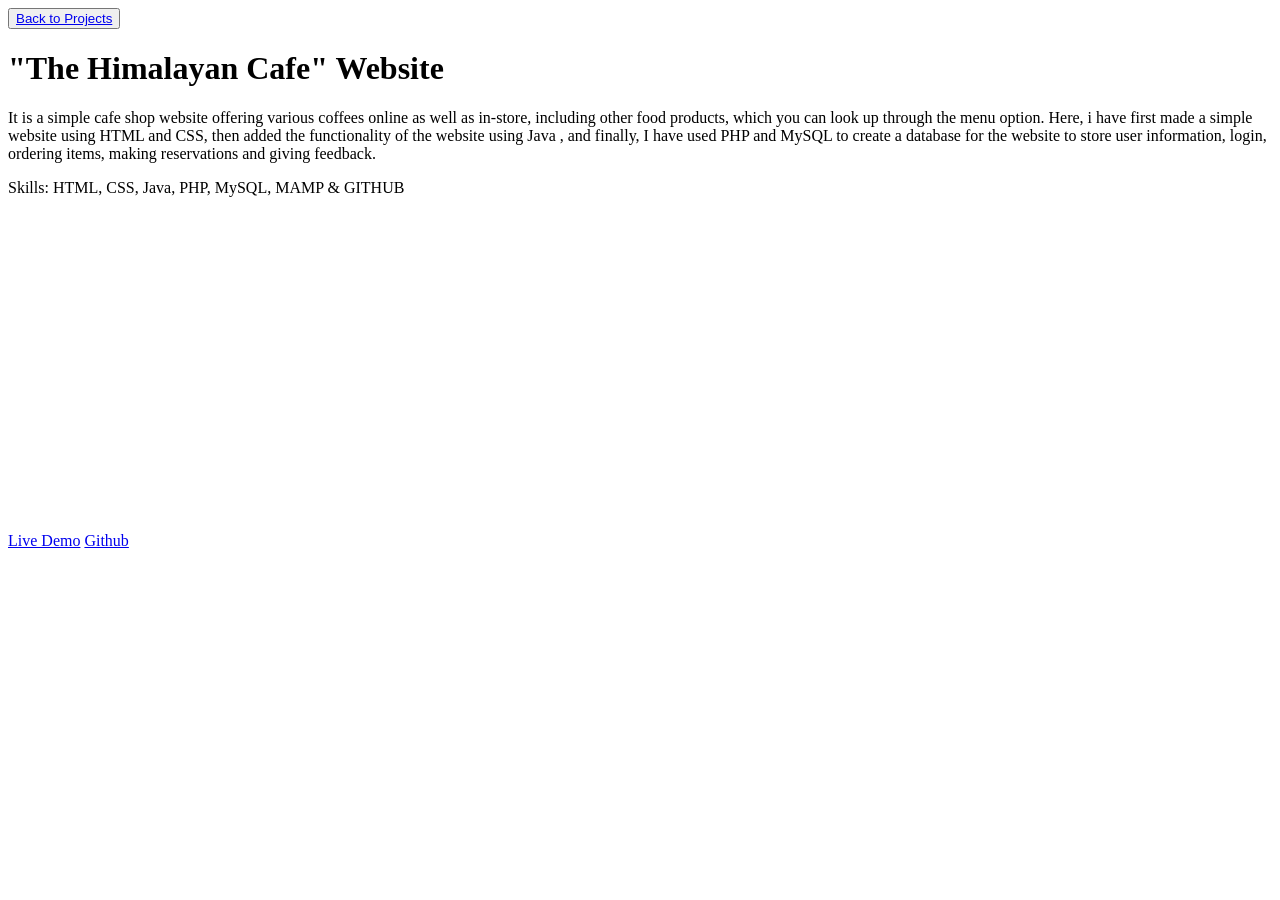
<file: cafe-website.html>
<!DOCTYPE html>
<html lang="en">
<head>
    <meta charset="UTF-8">
    <meta name="viewport" content="width=device-width, initial-scale=1.0">
    <title>"The Himalayan Cafe Website</title>
</head>
<body>
    <div>
        <button><a href="index.html">Back to Projects</a></button>
        <h1>"The Himalayan Cafe" Website</h1>
        <p>It is a simple cafe shop website offering various coffees online as well as in-store, including other food products, which you can look up through the menu option.
            Here, i have first made a simple website using HTML and CSS, then added the functionality of the website using Java , and finally, I have used PHP and MySQL to create a database for the website to store user information, login, ordering items, making reservations and giving feedback.
        </p>
        <p>Skills: HTML, CSS, Java, PHP, MySQL, MAMP & GITHUB</p>

        <iframe width="560" height="315" src="https://www.youtube.com/embed/HucSXzXlCWk?si=VCAV9fxKA5wd3moE" title="YouTube video player" frameborder="0" allow="accelerometer; autoplay; clipboard-write; encrypted-media; gyroscope; picture-in-picture; web-share" referrerpolicy="strict-origin-when-cross-origin" allowfullscreen></iframe>
        <div class="project-links">
            <a class="btn" href="#" target="_blank">Live Demo</a>
            <a class="btn btn-outline" href="https://github.com/Subashchhetri946/webprogrammingproject" target="_blank">Github</a>
    </div>
</body>
</html>
</file>
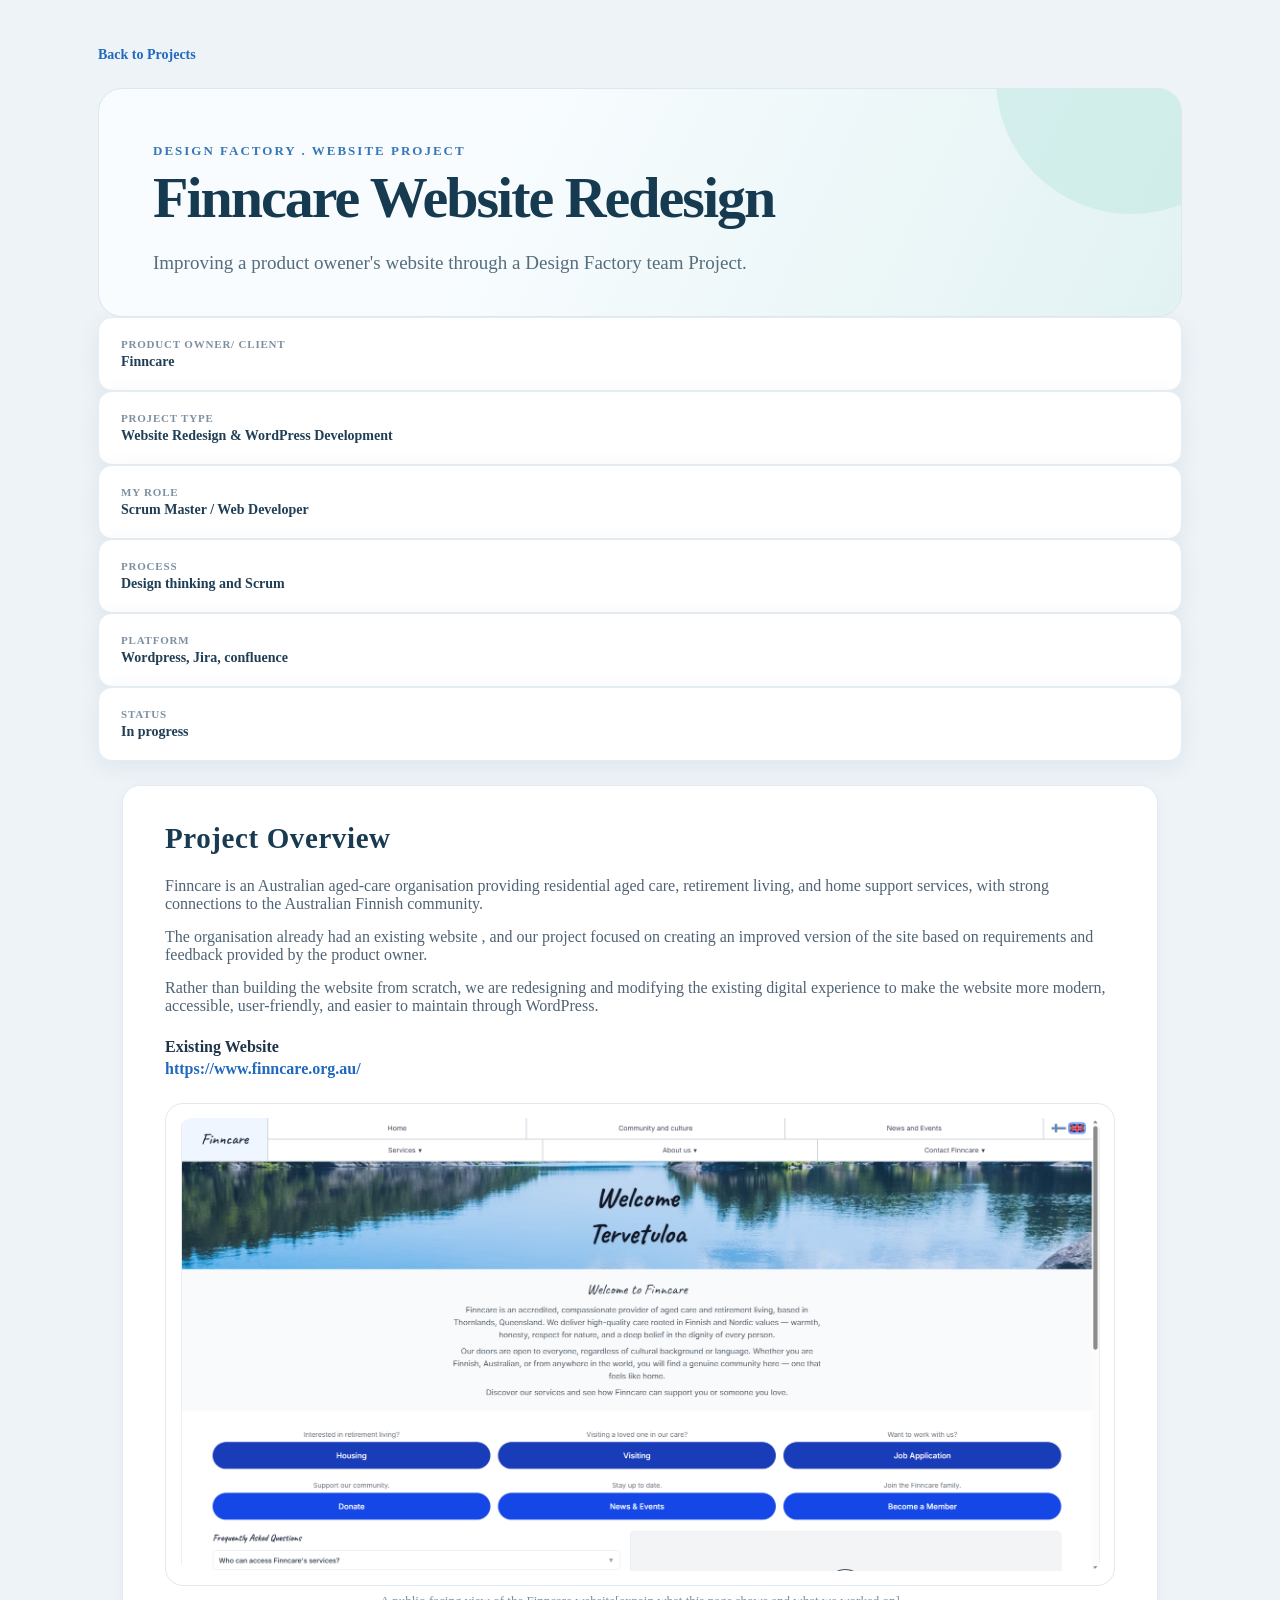
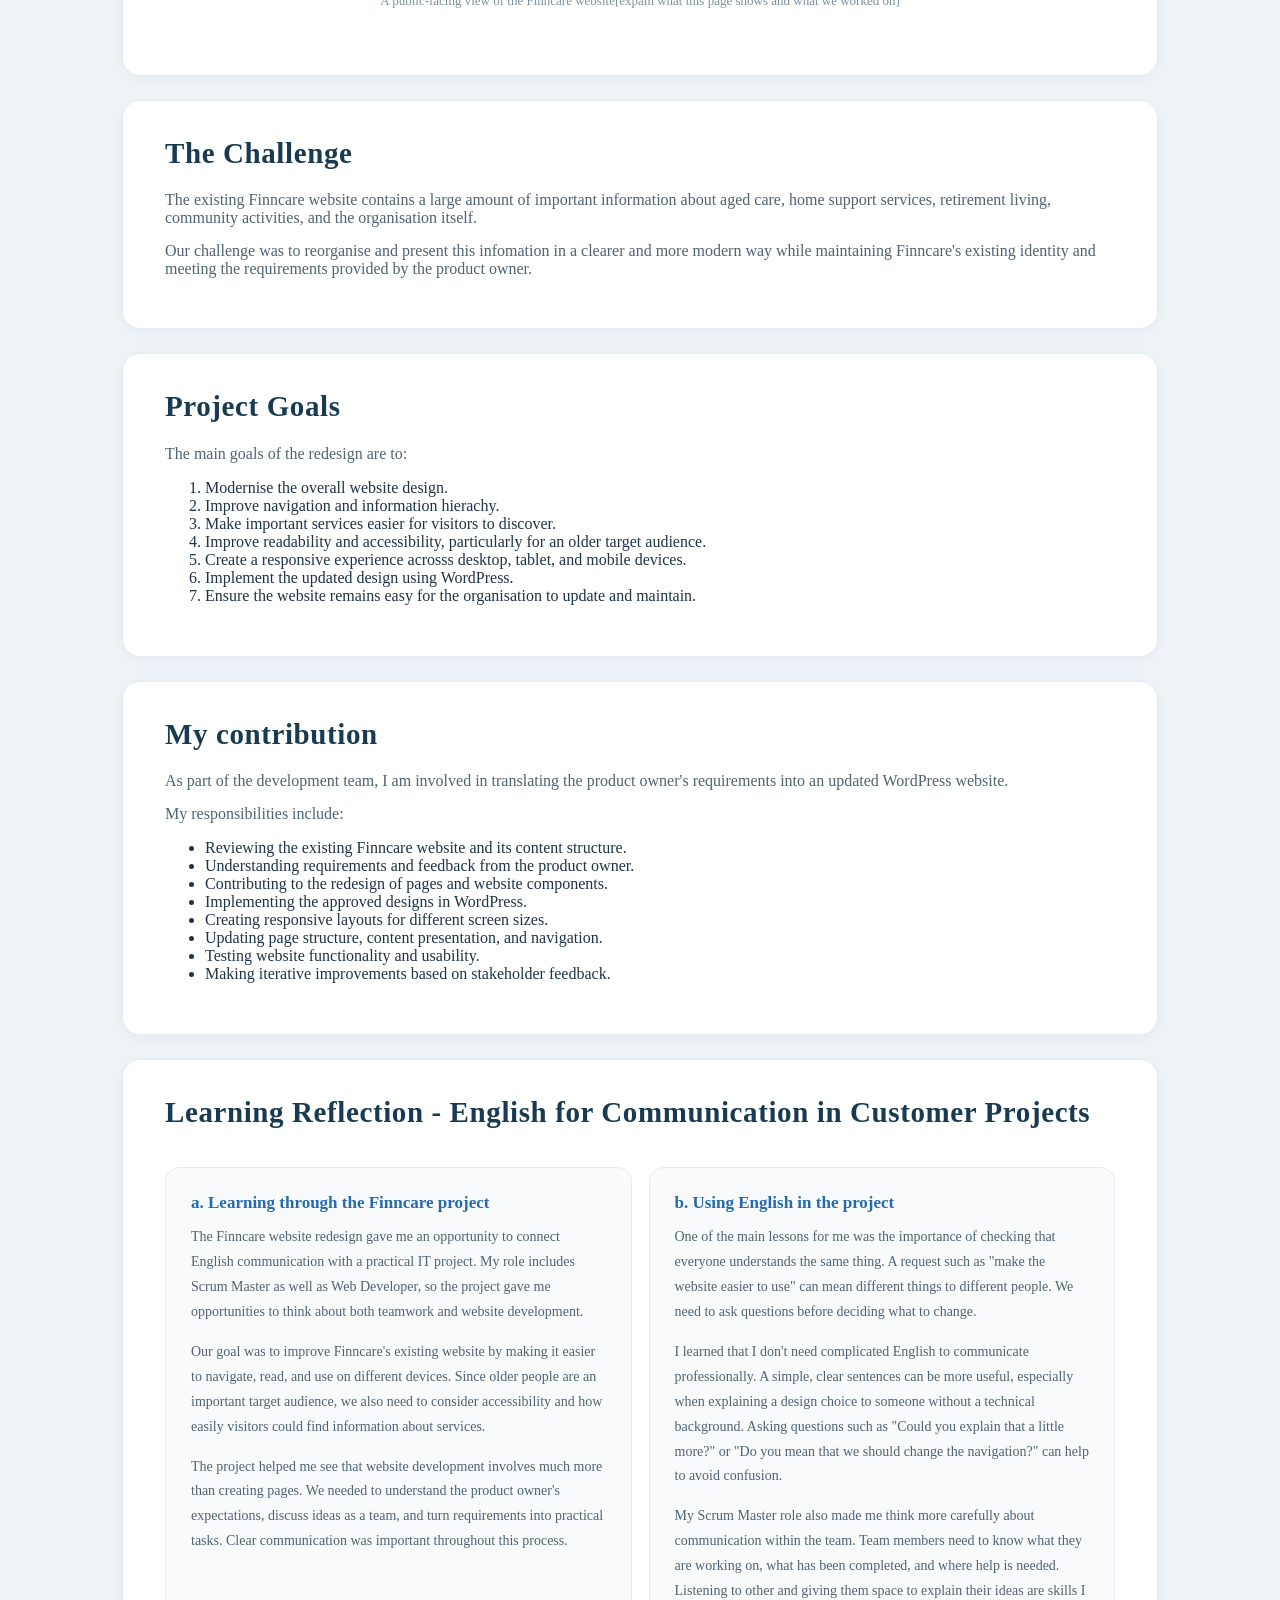
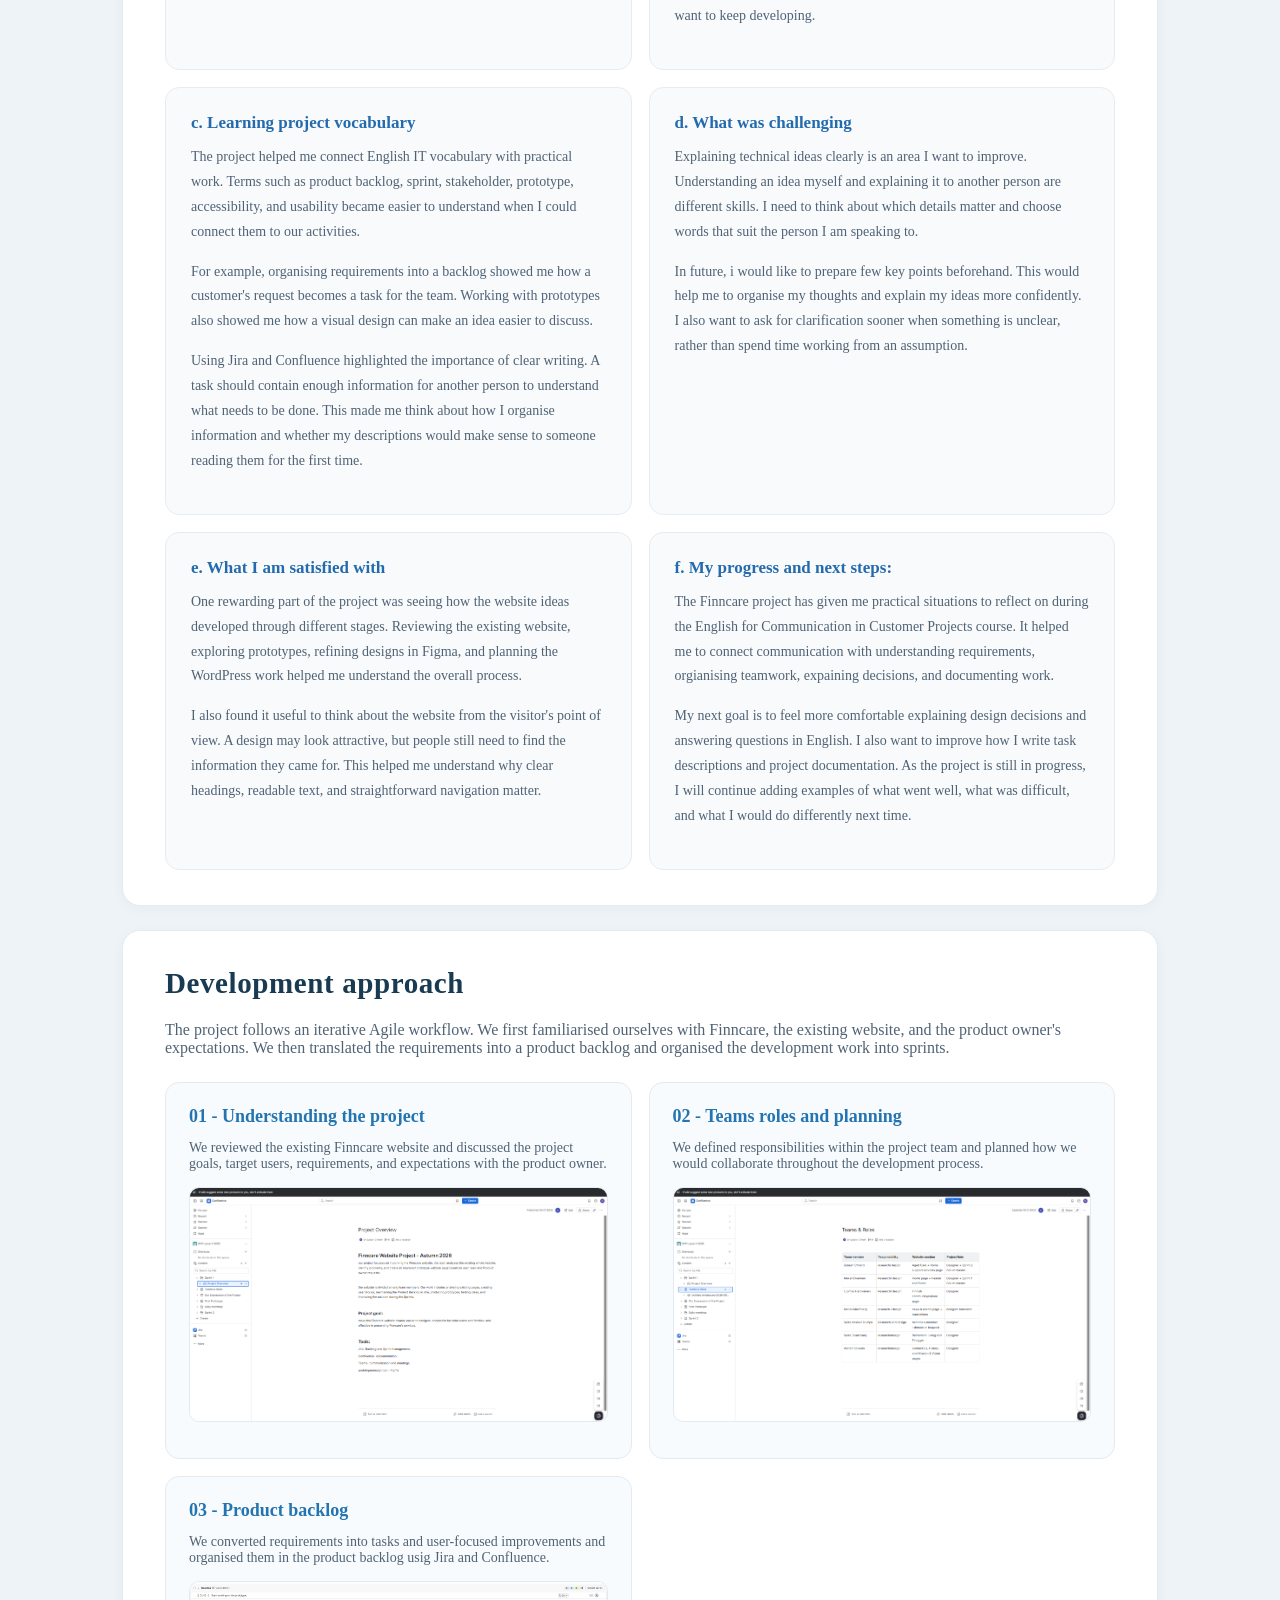
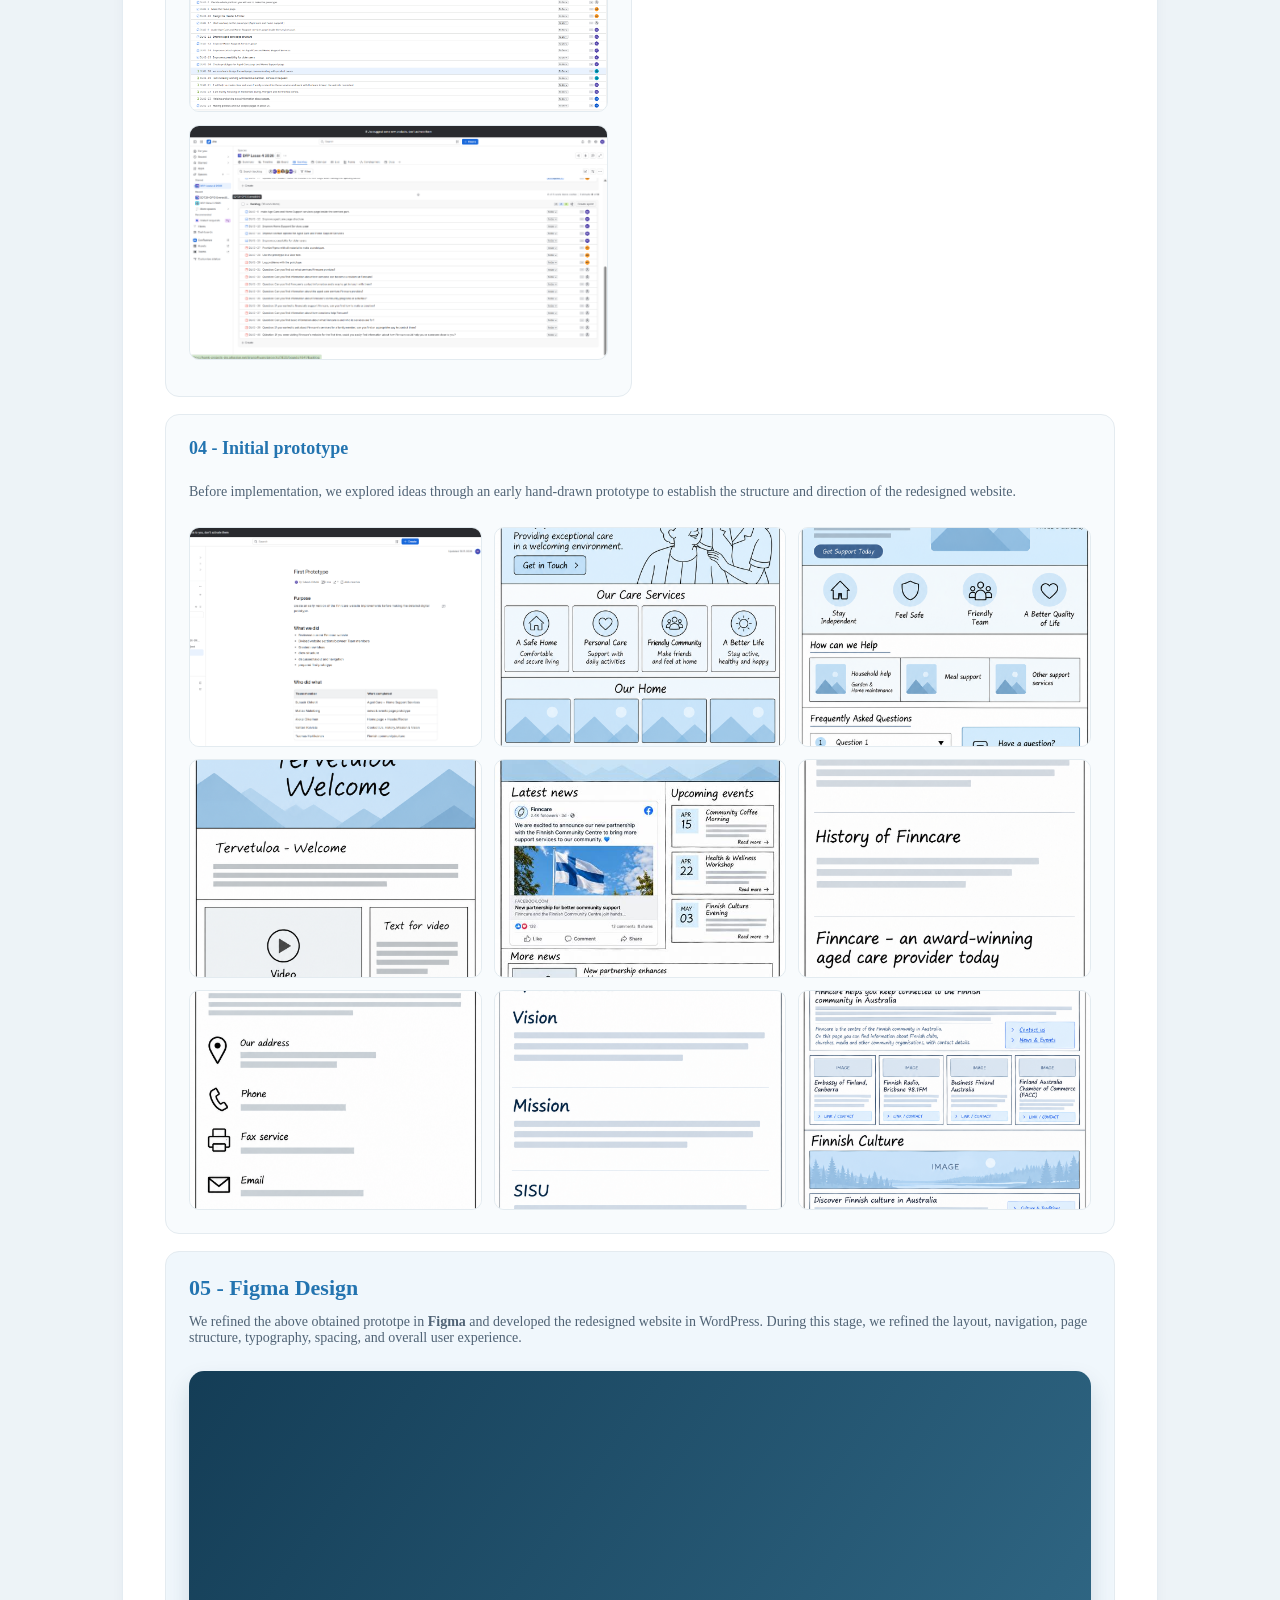
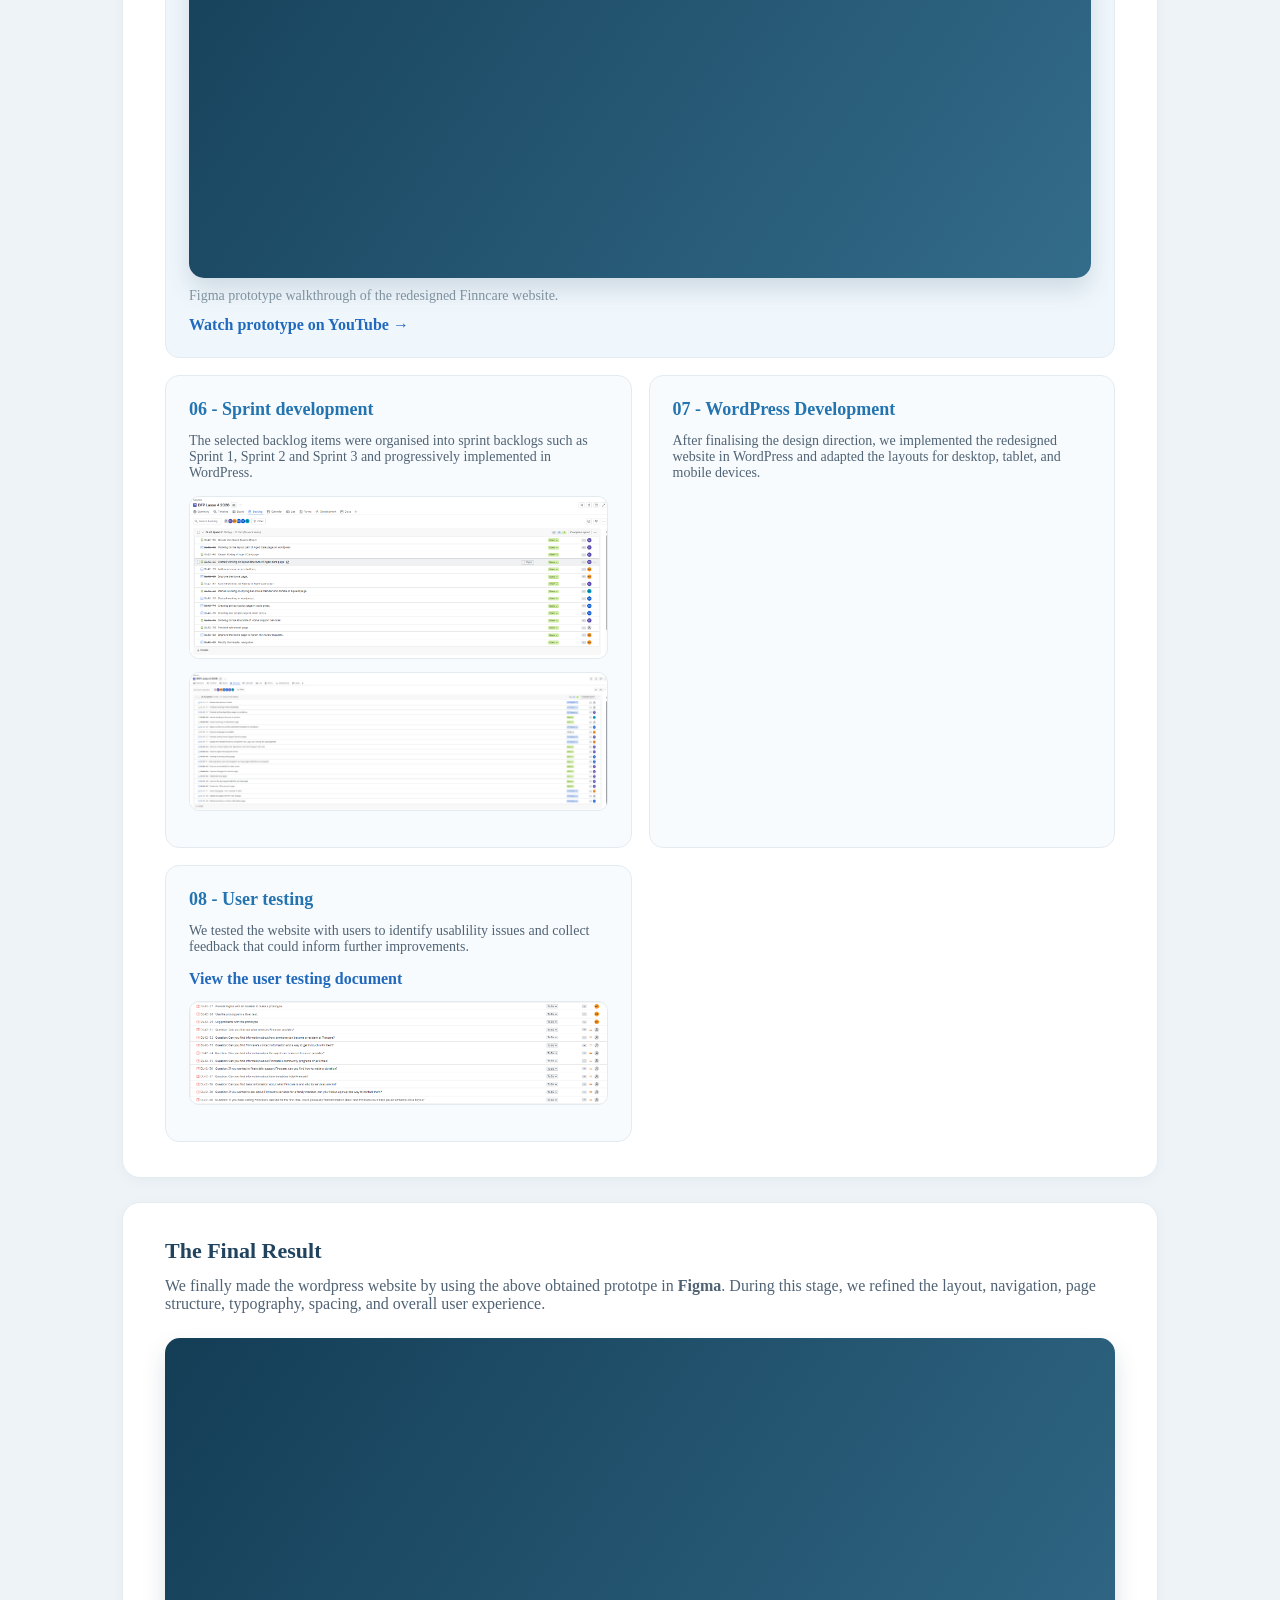
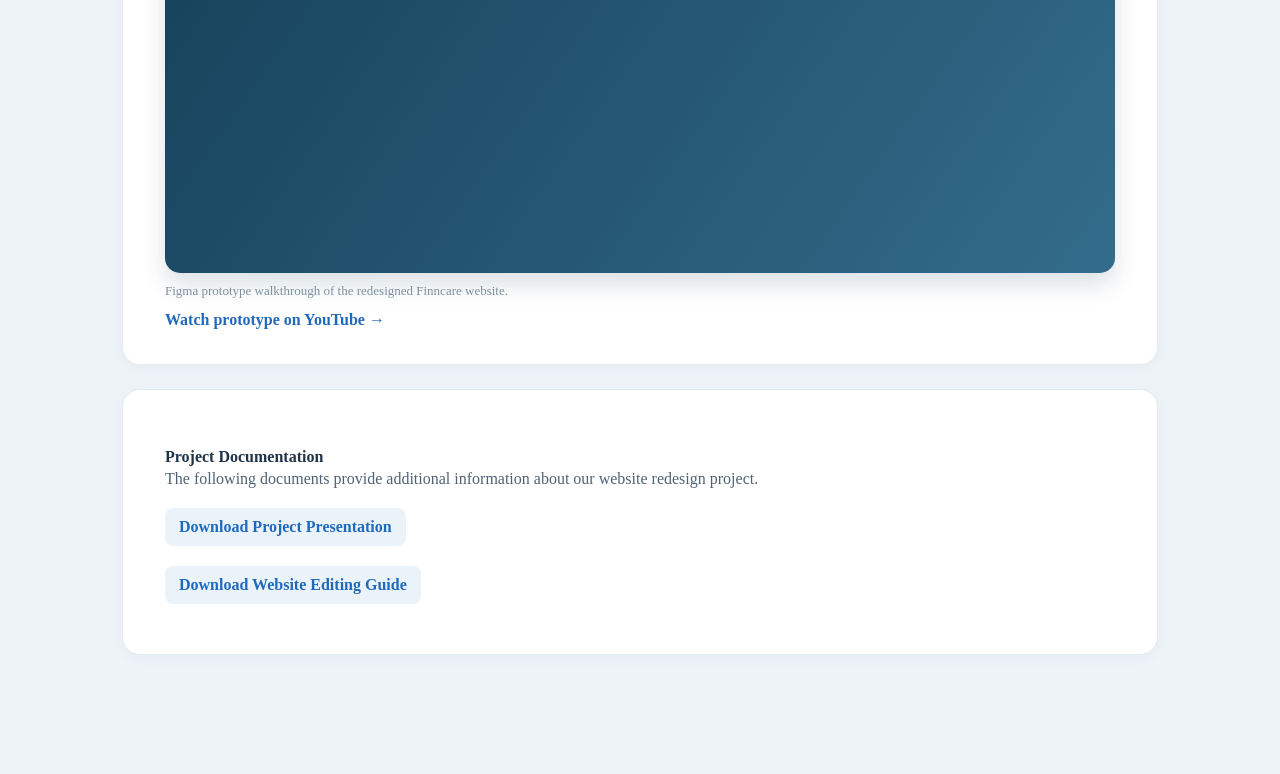
<file: finncare-case-study.html>
<!DOCTYPE html>
<html lang="en">
<head>
    <meta charset="UTF-8">
    <meta name="viewport" content="width=device-width, initial-scale=1.0">
    <title>Finncare Website Upgrade </title>
    <link rel="stylesheet" href="styles1.css">
</head>
<body>
    <main class="bg-muted-success">
        <a class="back-link" href="index.html">
            Back to Projects
        </a>

        <!-- HEADER -->
        <header class="hero">
            <p class="label">
                Design Factory . Website Project
            </p>

            <h1>Finncare Website Redesign</h1>
        
            <p class="intro">
                Improving a product owener's website   through a Design Factory team Project.
            </p>
        </header>

        <!-- PROJECT Details -->
        <div class="details">
            <div>
                <strong>Product owner/ Client</strong>
                <span> Finncare</span>
            </div>
            <div>
                <strong>Project Type</strong>
                <span> Website Redesign & WordPress Development</span>
            </div>
            <div>
                <strong>My Role</strong>
                <span> Scrum Master / Web Developer </span>
            </div>
            <div>
                <strong>Process</strong>
                <span>Design thinking and Scrum</span>
            </div>
            <div>
                <strong>Platform</strong>
                <span> Wordpress, Jira, confluence</span>
            </div>
            <div>
                <strong>Status</strong>
                <span>In progress</span>
            </div>
        </div>

        <section>
            <h2>Project Overview</h2>
            <p>
                Finncare is an Australian aged-care organisation providing residential aged care, retirement living, and home support services, with strong connections to the Australian Finnish community.
            </p>
            <p>
                The organisation already had an existing website , and our project focused on creating an improved version of the site based on requirements and feedback provided by the product owner.
            </p>
            <p>
                Rather than building the website from scratch, we are redesigning and modifying the existing digital experience to make the website more modern, accessible, user-friendly, and easier to maintain through WordPress.
            </p>
            <h4>Existing Website</h4>

            <a href="https://www.finncare.org.au/" target="_blank">https://www.finncare.org.au/</a>

            <!-- MAIN PROJECT IMAGE -->
            <figure>
                <img class="project-img" src="wordpress-images\finncare-home.png" alt="finncare homepage" height="170px"><!-- add image Public facing preview of the Finncare website -->
            </figure>

            <figcaption>
                A public-facing view of the Finncare website[expain what this page shows and what we worked on]
            </figcaption>

        </section>
        
        <!-- CHALLENGE -->
        <section>
            <h2>The Challenge</h2>
            <p>
                The existing Finncare website contains a large amount of important information about aged care, home support services, retirement living, community activities, and the organisation itself.
            </p>
            <p>
                Our challenge was to reorganise and present this infomation in a clearer and more modern way while maintaining Finncare's existing identity and meeting the requirements provided by the product owner.
            </p>
        </section>

        <!-- PROJECT GOALS -->
        <section>
            <h2>Project Goals</h2>
            <p>The main goals of the redesign are to:</p>
                <div>
                    
                    <ol>
                        <li>Modernise the overall website design.</li>
                        <li>Improve navigation and information hierachy.</li>
                        <li>Make important services easier for visitors to discover.</li>
                        <li>Improve readability and accessibility, particularly for an older target audience.</li>
                        <li>Create a responsive experience acrosss desktop, tablet, and mobile devices.</li>
                        <li>Implement the updated design using WordPress.</li>
                        <li>Ensure the website remains easy for the organisation to update and maintain.</li>
                    </ol>
                </div>
        </section>

        <!-- MY CONTRIBUTION -->
        <section>
            <h2>My contribution</h2>
            <p>
                As part of the development team, I am involved in translating the product owner's requirements into an updated WordPress website.</p>

            <p>My responsibilities include:</p>
            <ul>
                <li>Reviewing the existing Finncare website and its content structure.</li>

                <li>Understanding requirements and feedback from the product owner.</li>

                <li>Contributing to the redesign of pages and website components.</li>
                
                <li>Implementing the approved designs in WordPress.</li>
                <li>Creating responsive layouts for different screen sizes.</li>

                <li>Updating page structure, content presentation, and navigation.</li>

                <li>Testing website functionality and usability.</li>

                <li>Making iterative improvements based on stakeholder feedback.</li>
            </ul>

        </section>

        <!-- LEARNING REFLECTION -->
        <section class="containers">

            <h2>
                Learning Reflection - English for Communication in Customer Projects  
            </h2>

            <div class="container1">
                <h3>
                    a. Learning through the Finncare project
                </h3>

                <p>
                    The Finncare website redesign gave me an opportunity to connect English communication with a practical IT project. My role includes Scrum Master as well as Web Developer, so the project gave me opportunities to think about both teamwork and website development.
                </p>
                <p>
                    Our goal was to improve Finncare's  existing website by making it easier to navigate, read, and use on different devices. Since older people are an important target audience, we also need to consider accessibility and how easily visitors could find information about services.
                </p>
                <p>
                    The project helped me see that website development involves much more than creating pages. We needed to understand the product owner's expectations, discuss ideas as a team, and turn requirements into practical tasks. Clear communication was important throughout this process.
                </p>
            </div>

            <div class="container2">
                <h3>
                    b. Using English in the project
                </h3>
                <p>
                    One of the main lessons for me was the importance of checking that everyone understands the same thing. A request such as "make the website easier to use" can mean different things to different people. We need to ask questions before deciding what to change.
                </p>
                <p>
                    I learned that I don't need complicated English to communicate professionally. A simple, clear sentences can be more useful, especially when explaining a design choice to someone without a technical background. Asking questions such as "Could you explain that a little more?" or "Do you mean that we should change the navigation?" can help to avoid confusion.
                </p>
                <p>
                    My Scrum Master role also made me think more carefully about communication within the team. Team members need to know what they are working on, what has been completed, and where help is needed. Listening to other and giving them space to explain their ideas are skills I want to keep developing.
                </p>
            </div>

            <div class="container3">
                <h3>
                    c. Learning project vocabulary
                </h3>

                <p>
                    The project helped me connect English IT vocabulary with practical work. Terms such as product backlog, sprint, stakeholder, prototype, accessibility, and usability became easier to understand when I could connect them to our activities.
                </p>
                <p>
                    For example, organising requirements into a backlog showed me how a customer's request becomes a task for the team. Working with prototypes also showed me how a visual design can make an idea easier to discuss.
                </p>
                <p>
                    Using Jira and Confluence highlighted the importance of clear writing. A task should contain enough information for another person to understand what needs to be done. This made me think about how I organise information and whether my descriptions would make sense to someone reading them for the first time.
                </p>
            </div>

            <div class="container4">
                <h3>
                    d. What was challenging
                </h3>

                <p>
                    Explaining technical ideas clearly is an area I want to improve. Understanding an idea myself and explaining it to another person are different skills. I need to think about which details matter and choose words that suit the person I am speaking to.
                </p>
    
                <p>
                    In future, i would like to prepare few key points beforehand. This would help me to organise my thoughts and explain my ideas more confidently. I also want to ask for clarification sooner when something is unclear, rather than spend time working from an assumption.
                </p>
            </div>

            <div class="container5">
                <h3>
                    e. What I am satisfied with
                </h3>
                <p>
                    One rewarding part of the project was seeing how the website ideas developed through different stages. Reviewing the existing website, exploring prototypes, refining designs in Figma, and planning the WordPress work helped me understand the overall process.
                </p>
                <p>
                    I also found it useful to think about the website from the visitor's point of view. A design may look attractive, but people still need to find the information they came for. This helped me understand why clear headings, readable text, and straightforward navigation matter. 
                </p>
            </div>

            <div class="container6">
                <h3>
                    f. My progress and next steps:
                </h3>
                <p>
                    The Finncare project has given me practical situations to reflect on during the English for Communication in Customer Projects course. It helped me to connect communication with understanding requirements, orgianising teamwork, expaining decisions, and documenting work.
                </p>
                <p>
                    My next goal is to feel more comfortable explaining design decisions and answering questions in English. I also want to improve how I write task descriptions and project documentation. As the project is still in progress, I will continue adding examples of what went well, what was difficult, and what I would do differently next time.
                </p>
            </div>
        </section>
        
        <!-- DEVELOPMENT PROCESS -->
        <section>
            <h2>Development approach</h2>
            <p>
                The project follows an iterative Agile workflow. We first familiarised ourselves with Finncare, the existing website, and the product owner's expectations. We then translated the requirements into a product backlog and organised the development work into sprints.
            </p>

            <div class="development-process">

                <!-- STEP 1 -->
                <section>
                    <h3>01 - Understanding the project</h3>
                    
                    <p>
                        We reviewed the existing Finncare website and discussed the project goals, target users, requirements, and expectations with the product owner.
                    </p>

                    <img src="wordpress-images\understanding-project.png" class="img-fluid" alt="" height="200px">

                </section>

                <!-- STEP 2 -->
                <section>
                    <h3>02 - Teams roles and planning</h3>

                    <p>
                        We defined responsibilities within the project team and planned how we would collaborate throughout the development process.
                    </p>

                    <img src="wordpress-images\team-roles.png" alt="" height="200px">
                </section>

                <!-- STEP 3 -->
                <section>
                    <h3>03 - Product backlog</h3>

                    <p>
                        We converted requirements into tasks and user-focused improvements and organised them in the product backlog usig Jira and Confluence.
                    </p>

                    <img src="wordpress-images\backlog1.png" alt="" height="200px">

                    <img src="wordpress-images\backlog2.png" alt="" height="200px">
                </section>

                <!-- STEP 4 -->
                <section>
                    <h3>04 - Initial prototype</h3>

                    <p>
                        Before implementation, we explored ideas through an early hand-drawn prototype to establish the structure and direction of the redesigned website.
                    </p>

                    <img src="wordpress-images\prototype-intro.png" alt="" height="190px">
                    
                    <img src="wordpress-images\proto-agecare.png" class="rounded float-start" alt="" height="190px">

                    <img src="wordpress-images\proto-homesupport.png" class="rounded float-end" alt="" height="190px">

                    <img src="wordpress-images\proto-homepage.png" class="rounded float-start" alt="" height="190px">

                    <img src="wordpress-images\proto-new&events.png" class="rounded float-end" alt="" height="190px">

                    <img src="wordpress-images\proto-history.png" class="rounded float-start" alt="" height="190px">

                    <img src="wordpress-images\proto-contact.png" class="rounded float-end" alt="" height="190px">

                    <img src="wordpress-images\proto-vision&mission.png" class="rounded float-start" alt="" height="190px">

                    <img src="wordpress-images\proto-finnishComun.png" class="rounded float-end" alt="" height="190px">
                </section>

                <!-- STEP 5 FIGMA -->
                <section class="prototype-video">
                    <div class="container">

                        <h3>05 - Figma Design</h3>

                        <p>
                            We refined the above obtained prototpe in  <strong>Figma</strong> and developed the redesigned website in WordPress. During this stage, we refined the layout, navigation, page structure, typography, spacing, and overall user experience.
                        </p>

                        <div class="video-wrapper">
                             <iframe width="560" height="315" src="https://www.youtube.com/embed/HBue7RCx2SY?si=5hd0YHEwWukOAaqY" title="YouTube video player" frameborder="0" allow="accelerometer; autoplay; clipboard-write; encrypted-media; gyroscope; picture-in-picture; web-share" referrerpolicy="strict-origin-when-cross-origin" allowfullscreen></iframe>
                        </div>

                        <p class="video-caption">
                            Figma prototype walkthrough of the redesigned Finncare website.
                        </p>

                        <a href="https://youtu.be/HBue7RCx2SY" target="_blank" rel="noopener noreferrer" class="youtube-link">
                            Watch prototype on YouTube → 
                        </a>
                    </div>
                </section>

                <!-- STEP 06 -->
                <section>

                    <h3>06 - Sprint development</h3>

                    <p>
                        The selected backlog items were organised into sprint backlogs such as Sprint 1, Sprint 2 and Sprint 3 and progressively implemented in WordPress.
                    </p>

                    <img src="wordpress-images\sprint2.png" alt="" height="200px">

                    <img src="wordpress-images\sprint3.png" alt="" height="200px">
                </section>

                <!-- STEP 07 -->
                <section>

                    <h3>07 - WordPress Development</h3>

                    <p>
                        After finalising the design direction, we implemented the redesigned website in WordPress and adapted the layouts for desktop, tablet, and mobile devices.
                    </p>
                </section>

                <!-- STEP 08 -->
                <section>

                    <h3>08 - User testing</h3>

                    <p>
                        We tested the website with users to identify usablility issues and collect feedback that could inform further improvements.
                    </p>

                    <a href="Finncare_Website_User_Test (1).docx" target="_blank">
                        View the user testing document
                    </a>
                
                    <img src="wordpress-images\user-testing.png" alt="" height="200px">
                </section>

            </div>
        </section>

        <!-- FINAL RESULT -->
        <section class="prototype-video">
            <div class="container">

                <h3>The Final Result</h3>

                <p>
                    We finally made the wordpress website by using the above obtained prototpe in  <strong>Figma</strong>. During this stage, we refined the layout, navigation, page structure, typography, spacing, and overall user experience.
                </p>

             <div class="video-wrapper">
                  <iframe width="560" height="315" src="https://www.youtube.com/embed/HWzcUvmGveE?si=BwcNnMZijzS91nWG" title="YouTube video player" frameborder="0" allow="accelerometer; autoplay; clipboard-write; encrypted-media; gyroscope; picture-in-picture; web-share" referrerpolicy="strict-origin-when-cross-origin" allowfullscreen></iframe>
              </div>

              <p class="video-caption">
                Figma prototype walkthrough of the redesigned Finncare website.
              </p>

              <a href="https://youtu.be/HWzcUvmGveE?si=6kXXm9zPULiTSaYR" target="_blank" rel="noopener noreferrer" class="youtube-link">
                Watch prototype on YouTube → 
              </a>
              
            </div>
            
        </section>

        <!-- PROJECT DOCUMENTATION -->
         <section>
                <h4>Project Documentation</h4>
                <p>
                    The following documents provide additional information about our website redesign project.
                </p>

                <div class="doc-links">
                    <p>
                        <a href="finncare_document/Finncare Website redesign.pptx">Download Project Presentation</a>
                    </p>
                    
                    <p>
                        <a href="finncare_document/Finncare_Website_Editing_Guide.docx">Download Website Editing Guide</a>
                    </p>
                </div>
         </section>
     
    </main>
</body>
</html>
</file>
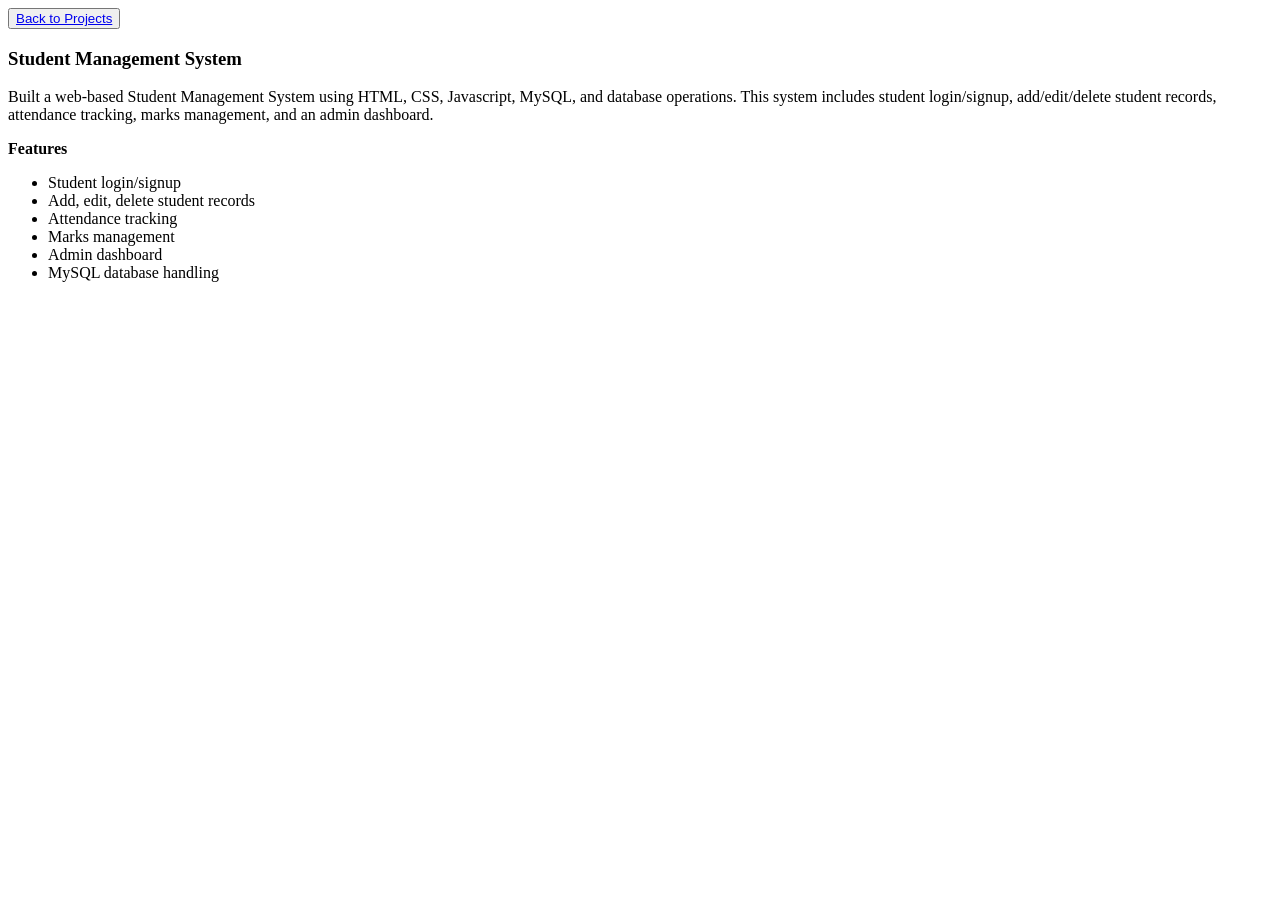
<file: student_mangmnt_systm.html>
<!DOCTYPE html>
<html lang="en">
<head>
    <meta charset="UTF-8">
    <meta name="viewport" content="width=device-width, initial-scale=1.0">
    <title>Document</title>
</head>
<body>
    <div>
        <button><a href="index.html">Back to Projects</a></button>
        <h3>Student Management System</h3>
        <p>Built a web-based Student Management System using HTML, CSS, Javascript, MySQL, and database operations. This system includes student login/signup, add/edit/delete student records, attendance tracking, marks management, and an admin dashboard.</p>
        <div>
            <p><strong>Features</strong></p>
            <ul>
                <li>Student login/signup</li>
                <li>Add, edit, delete student records</li>
                <li>Attendance tracking</li>
                <li>Marks management</li>
                <li>Admin dashboard</li>
                <li>MySQL database handling</li>
            </ul>
        </div>
</body>
</html>
</file>
<file: styles1.css>
*{
    box-sizing: border-box;
}

html {
    scroll-behavior: smooth;
}

body {
    margin: 0;
    background: #edf3f7;
    color: #1f3349;
}

main {
    max-width: 1140px;
    margin: auto;
    padding: 45px 28px 95px;
}

a {
    color: #2169bd;
    text-decoration: none;
    font-weight: 600;
}

a:hover {
    text-decoration: underline;
}

.back-link {
    display: inline-block;
    margin-bottom: 25px;
    font-size: 14px;
}

.label {
    color: #3677b8;
    font-size: 13px;
    font-weight: 800;
    text-transform: uppercase;
    letter-spacing: 2px;
    margin: 4px 0 7px;
}

.hero {
    padding: 50px 54px 38px;
    border-radius: 24px;
    background: linear-gradient(115deg, #f8fcff 35%, #e2f2f2);
    border: 1px solid #dce7ef;
    position: relative;
    overflow: hidden;
}

.hero:after {
    content: "";
    position: absolute;
    width: 270px;
    height: 270px;
    right: -85px;
    top: -145px;
    background: #c2e9e3;
    border-radius: 50%;
    opacity: .55;
}

.hero h1 {
    font-size: clamp(36px, 5vw, 58px);
    line-height: 1.1;
    letter-spacing: -2px;
    color: #163b51;
    margin: 6px 0 17px;
    max-width: 730px;
}

.intro {
    font-size: 19px;
    line-height: 1.65;
    max-width: 690px;
    color: #566d7c;
    margin: 0;
}

.details > div {
    padding: 20px 22px;
    background: #fff;
    border: 1px solid #e6edf2;
    border-radius: 14px;
    box-shadow: 0 6px 25px #153d5810;
    display: flex;
    flex-direction: column;
    gap: 4px;
}

.details strong {
    color: #7e90a0;
    text-transform: uppercase;
    letter-spacing: .8px;
    font-size: 11px;
}

.details span {
    color:#203e55;
    font-weight: 650;
    font-size: 14px;
}

main > section {
    padding: 35px 42px;
    margin: 24px;
    background: #fff;
    border: 1px solid #e4ecf2;
    border-radius: 18px;
    box-shadow: 0 3px 14px #1b415409;
}

h2 {
    font-size: 29px;
    line-height: 1.22;
    color: #183b52;
    margin: 0 0 20px;
    letter-spacing: .6px;
}

h3 {
    font-size: 19px;
    color: #21435e;
    margin: 0 0 13px;
}

h4 {
    font-size: 16px;
    margin: 23px 0 4px;
}

p {
    margin: 0 0 15px;
    color: #506375;
}

section p :last-child {
    margin-bottom: 0;
}

figure {
    margin: 25px 0 4px;
    background: #fff;
    border-radius: 18px;
    padding: 14px;
    border: 1px solid #e2e8f0;
}

figure img {
    width: 100%;
    height: auto;
    max-height: 520px;
    object-fit: contain;
    display: block;
    border-radius: 12px;
}

figcaption {
    font-size: 13px;
    color: #79909e;
    margin: 7px 4px 31px;
    text-align: center;
}

.containers {
    display: grid;
    grid-template-columns: repeat(2, minmax(0, 1fr));
    gap: 17px;
}

.containers>h2 {
    grid-column: 1/-1;
}

.containers>div {
    border: 1px solid #e6edf2;
    border-radius: 14px;
    background: #f8fafc;
    padding: 25px;
}

.containers h3 {
    color: #246bae;
    margin: 0 0 12px;
    font-size: 17px;
}

.containers p {
    font-size: 14px;
    line-height: 1.78;
}

.development-process {
    display: grid;
    grid-template-columns: repeat(2, minmax(0, 1fr));
    gap: 17px;
    margin-top: 25px;
}

.development-process > section {
    min-width: 0;
    padding: 23px;
    border: 1px solid #e4ebf0;
    border-radius: 14px;
    background: #f8fbfd;
}

.development-process h3 {
    font-size: 18px;
    color: #2374b0;
}

.development-process p {
    font-size: 14px;
}

.development-process img {
    max-width: 100%;
    width: 100%;
    height: auto;
    max-height: 235px;
    object-fit: cover;
    display: block;
    border-radius: 10px;
    margin: 13px 0;
    background: #e9eff2;
    border: 1px solid #e3ebf0;
}

.development-process section:nth-child(4) {
    grid-column: 1/-1;
    display: grid;
    grid-template-columns: repeat(3, minmax(0, 1fr));
    gap: 12px;
}

.development-process section:nth-child(4) h3, .development-process section:nth-child(4) p {
    grid-column: 1/-1;
}

.development-process section:nth-child(4) img {
    width: 100%;
    aspect-ratio: 4/3;
    object-fit: cover;
    margin: 0;
}

.development-process .prototype-video {
    grid-column: 1/-1;
    background: #f0f7fc;
}

.prototype-video .container {
    max-width: 100%;
}

.prototype-video h3 {
    font-size: 22px;
}

.video-wrapper {
    margin-top: 25px;
    position: relative;
    width: 100%;
    aspect-ratio: 16/9;
    overflow: hidden;
    border-radius: 15px;
    background: linear-gradient(125deg, #143d56, #336c8a);
    box-shadow: 0 12px 23px #173f5a26;
    display: flex;
    align-items: center;
    justify-content: center;
}

.video-caption {
    font-size: 13px;
    color: #8496a3;
    margin: 10px 0 0;
}

.youtube-link {
    display: inline-block;
    margin-top: 12px;
}

.doc-links a {
    display: inline-block;
    margin: 5px 10px 6px 0;
    padding: 10px 14px;
    background: #eaf3fa;
    border-radius: 8px;
}

/* for tablet and smaller screen */
@media (max-width: 780px) {
    main {
        padding: 20px 15px 55px;
    }

    .hero {
        padding: 30px 25px;
    }

    .details {
        grid-template-columns: repeat(2, minmax(0, 1fr));
    }

    main>section {
        padding: 26px 22px;
    }

    .containers , .development-process {
        grid-template-columns: 1fr;
    }

    .development-process section:nth-child(4) {
        grid-column: 1;
        grid-template-columns: repeat(2, minmax(0, 1fr));
    }

    .development-process .prototype-video {
        grid-column: 1;
    }


}


/* for mobile screen */
@media (max-width: 480px) {
    .hero h1 {
        font-size: 36px;
    }

    .intro {
        font-size: 16px;
    }

    .details {
        grid-template-columns: 1fr;
    }

    .development-process section:nth-child(4) {
        grid-template-columns: 1fr;
    }

    h2 {
        font-size: 25px;
    }

    .video-placeholder strong {
        font-size: 18px;
    }

    .play {
        width: 56px;
        height: 56px;
    }


}
</file>
